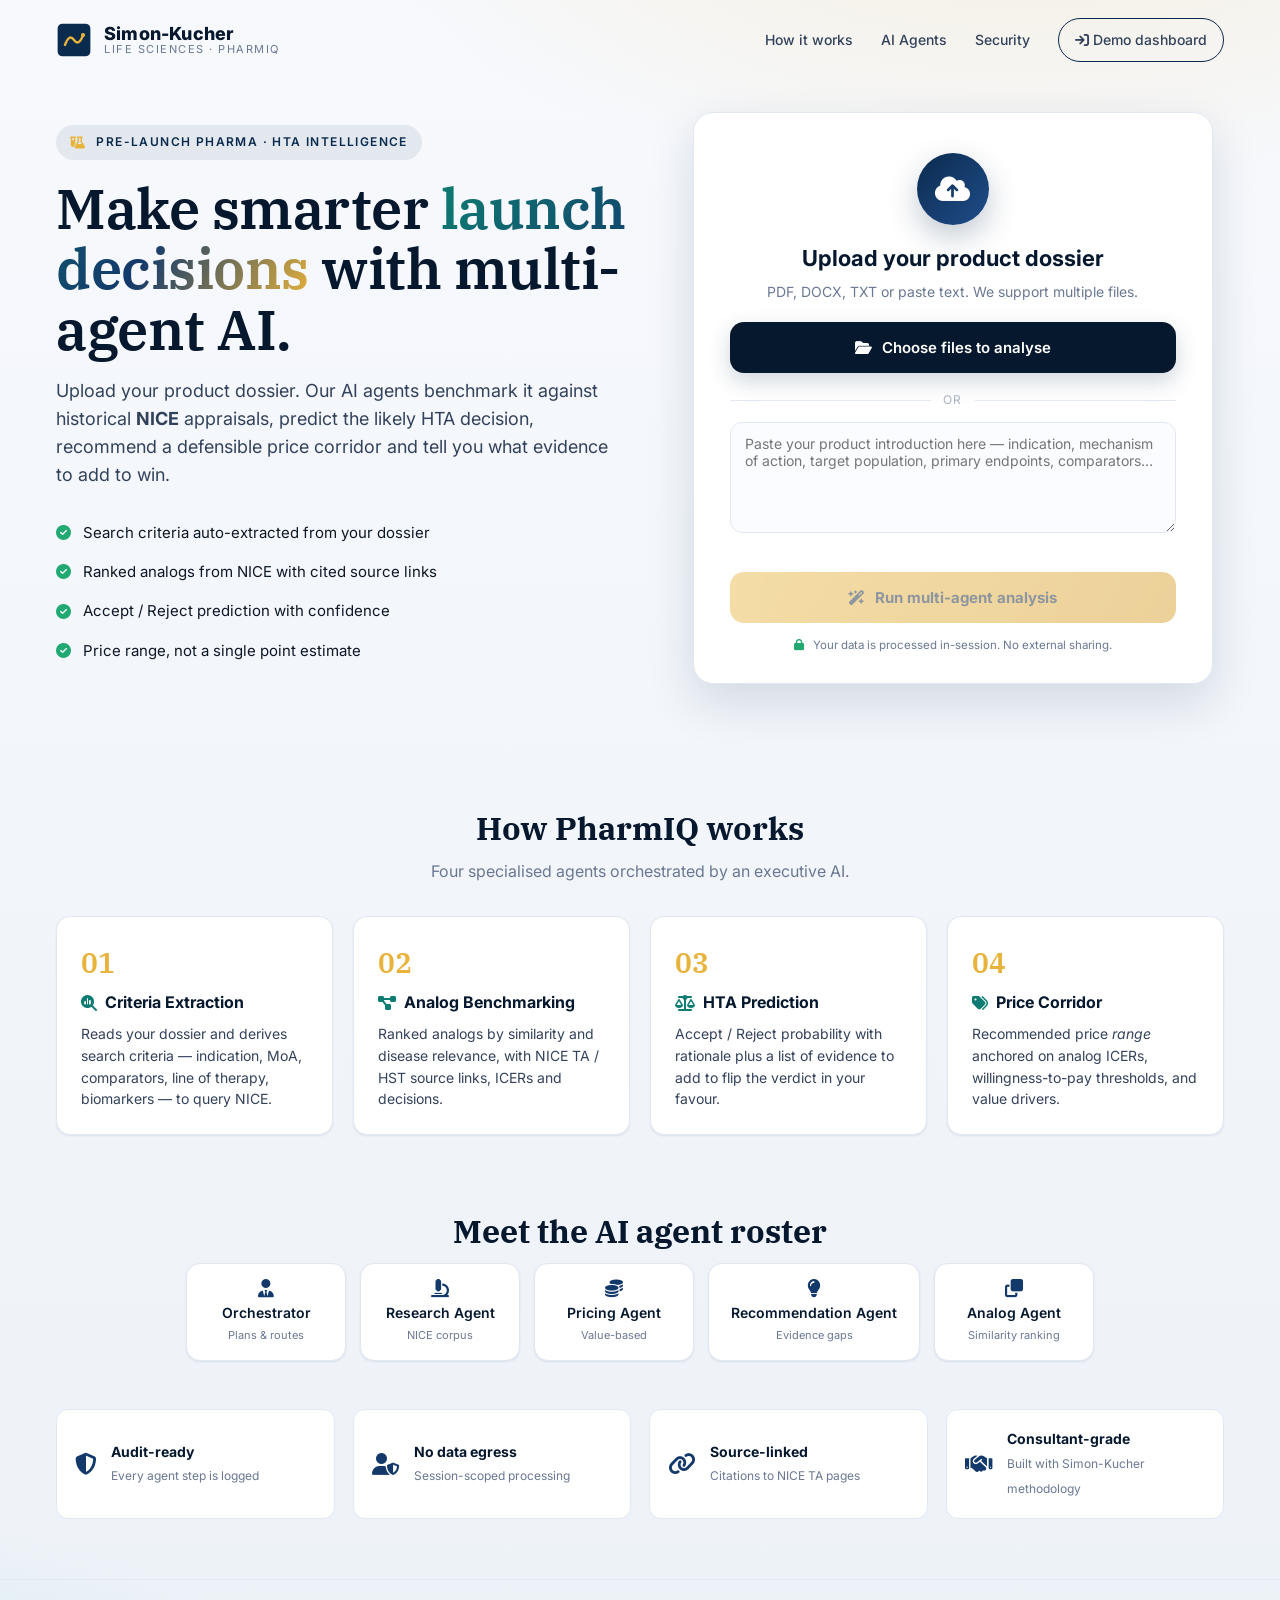
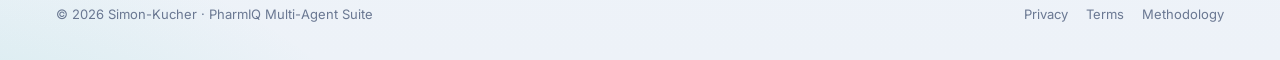
<file: index.html>
<!DOCTYPE html>
<html lang="en">
<head>
  <meta charset="UTF-8" />
  <meta name="viewport" content="width=device-width, initial-scale=1.0" />
  <title>PharmIQ — AI Research & Pricing Co-Pilot for Pre-Launch Pharma | Simon-Kucher</title>
  <meta name="description" content="Multi-agent AI platform for pre-launch pharmaceutical product research, NICE analog benchmarking, and HTA pricing recommendations." />
  <link rel="stylesheet" href="https://cdn.jsdelivr.net/npm/@fortawesome/fontawesome-free@6.4.0/css/all.min.css" />
  <link href="https://fonts.googleapis.com/css2?family=Inter:wght@300;400;500;600;700;800&family=IBM+Plex+Serif:wght@400;500;600&display=swap" rel="stylesheet" />
  <link rel="stylesheet" href="css/style.css" />
</head>
<body class="upload-page">

  <!-- ============ TOP NAV ============ -->
  <header class="topnav">
    <div class="brand">
      <div class="sk-logo" aria-label="Simon-Kucher logo">
        <svg viewBox="0 0 44 44" width="36" height="36" aria-hidden="true">
          <rect x="2" y="2" width="40" height="40" rx="6" fill="#0B2B4E"/>
          <path d="M11 28 Q 16 14, 22 22 T 33 16" stroke="#E8B33B" stroke-width="3" fill="none" stroke-linecap="round"/>
          <circle cx="33" cy="16" r="2.6" fill="#E8B33B"/>
        </svg>
        <div class="sk-text">
          <span class="sk-name">Simon-Kucher</span>
          <span class="sk-sub">Life Sciences · PharmIQ</span>
        </div>
      </div>
    </div>
    <nav class="topnav-links">
      <a href="#how">How it works</a>
      <a href="#agents">AI Agents</a>
      <a href="#security">Security</a>
      <a class="btn-ghost" href="dashboard.html"><i class="fas fa-arrow-right-to-bracket"></i> Demo dashboard</a>
    </nav>
  </header>

  <!-- ============ HERO / UPLOAD ============ -->
  <main class="hero">
    <!-- LEFT EXPLAINER -->
    <aside class="hero-left">
      <span class="eyebrow"><i class="fas fa-flask-vial"></i> Pre-Launch Pharma · HTA Intelligence</span>
      <h1>Make smarter <span class="grad">launch decisions</span> with multi-agent AI.</h1>
      <p class="lede">
        Upload your product dossier. Our AI agents benchmark it against historical
        <strong>NICE</strong> appraisals, predict the likely HTA decision, recommend a
        defensible price corridor and tell you what evidence to add to win.
      </p>

      <ul class="value-list">
        <li><i class="fas fa-circle-check"></i> Search criteria auto-extracted from your dossier</li>
        <li><i class="fas fa-circle-check"></i> Ranked analogs from NICE with cited source links</li>
        <li><i class="fas fa-circle-check"></i> Accept / Reject prediction with confidence</li>
        <li><i class="fas fa-circle-check"></i> Price range, not a single point estimate</li>
      </ul>
    </aside>

    <!-- RIGHT UPLOAD -->
    <section class="hero-right">
      <div class="upload-card" id="uploadCard">
        <div class="upload-pulse" aria-hidden="true"></div>

        <div class="upload-icon">
          <i class="fas fa-cloud-arrow-up"></i>
        </div>
        <h2>Upload your product dossier</h2>
        <p class="upload-sub">PDF, DOCX, TXT or paste text. We support multiple files.</p>

        <button class="upload-btn" id="uploadBtn" type="button">
          <i class="fas fa-folder-open"></i>
          <span>Choose files to analyse</span>
        </button>
        <input type="file" id="fileInput" multiple accept=".pdf,.docx,.txt,.md" hidden />

        <div class="or-divider"><span>or</span></div>

        <textarea id="pasteText" rows="5" placeholder="Paste your product introduction here — indication, mechanism of action, target population, primary endpoints, comparators…"></textarea>

        <div class="file-list" id="fileList" aria-live="polite"></div>

        <button class="cta-analyse" id="analyseBtn" disabled>
          <i class="fas fa-wand-magic-sparkles"></i>
          Run multi-agent analysis
        </button>

        <p class="legal"><i class="fas fa-lock"></i> Your data is processed in-session. No external sharing.</p>
      </div>
    </section>
  </main>

  <!-- ============ HOW IT WORKS ============ -->
  <section class="how" id="how">
    <h3 class="section-title">How PharmIQ works</h3>
    <p class="section-sub">Four specialised agents orchestrated by an executive AI.</p>

    <div class="how-grid">
      <div class="how-card">
        <div class="num">01</div>
        <h4><i class="fas fa-magnifying-glass-chart"></i> Criteria Extraction</h4>
        <p>Reads your dossier and derives search criteria — indication, MoA, comparators, line of therapy, biomarkers — to query NICE.</p>
      </div>
      <div class="how-card">
        <div class="num">02</div>
        <h4><i class="fas fa-diagram-project"></i> Analog Benchmarking</h4>
        <p>Ranked analogs by similarity and disease relevance, with NICE TA / HST source links, ICERs and decisions.</p>
      </div>
      <div class="how-card">
        <div class="num">03</div>
        <h4><i class="fas fa-scale-balanced"></i> HTA Prediction</h4>
        <p>Accept / Reject probability with rationale plus a list of evidence to add to flip the verdict in your favour.</p>
      </div>
      <div class="how-card">
        <div class="num">04</div>
        <h4><i class="fas fa-tags"></i> Price Corridor</h4>
        <p>Recommended price <em>range</em> anchored on analog ICERs, willingness-to-pay thresholds, and value drivers.</p>
      </div>
    </div>
  </section>

  <!-- ============ AGENT ROSTER ============ -->
  <section class="agents" id="agents">
    <h3 class="section-title">Meet the AI agent roster</h3>
    <div class="agent-row">
      <div class="agent-chip"><i class="fas fa-user-tie"></i><span>Orchestrator</span><small>Plans &amp; routes</small></div>
      <div class="agent-chip"><i class="fas fa-microscope"></i><span>Research Agent</span><small>NICE corpus</small></div>
      <div class="agent-chip"><i class="fas fa-coins"></i><span>Pricing Agent</span><small>Value-based</small></div>
      <div class="agent-chip"><i class="fas fa-lightbulb"></i><span>Recommendation Agent</span><small>Evidence gaps</small></div>
      <div class="agent-chip"><i class="fas fa-clone"></i><span>Analog Agent</span><small>Similarity ranking</small></div>
    </div>
  </section>

  <!-- ============ SECURITY STRIP ============ -->
  <section class="security" id="security">
    <div class="sec-item"><i class="fas fa-shield-halved"></i><div><strong>Audit-ready</strong><span>Every agent step is logged</span></div></div>
    <div class="sec-item"><i class="fas fa-user-shield"></i><div><strong>No data egress</strong><span>Session-scoped processing</span></div></div>
    <div class="sec-item"><i class="fas fa-link"></i><div><strong>Source-linked</strong><span>Citations to NICE TA pages</span></div></div>
    <div class="sec-item"><i class="fas fa-handshake"></i><div><strong>Consultant-grade</strong><span>Built with Simon-Kucher methodology</span></div></div>
  </section>

  <footer class="footer">
    <div>© 2026 Simon-Kucher · PharmIQ Multi-Agent Suite</div>
    <div class="foot-links">
      <a href="#">Privacy</a><a href="#">Terms</a><a href="#">Methodology</a>
    </div>
  </footer>

  <!-- Loading overlay -->
  <div class="overlay" id="overlay" aria-hidden="true">
    <div class="overlay-inner">
      <div class="orchestra">
        <div class="agent-orb a1"><i class="fas fa-microscope"></i></div>
        <div class="agent-orb a2"><i class="fas fa-coins"></i></div>
        <div class="agent-orb a3"><i class="fas fa-lightbulb"></i></div>
        <div class="agent-orb a4"><i class="fas fa-clone"></i></div>
        <div class="agent-orb center"><i class="fas fa-user-tie"></i></div>
      </div>
      <h3 id="overlayTitle">Orchestrator is dispatching agents…</h3>
      <p id="overlayStep">Reading your dossier</p>
      <div class="progress"><div class="bar" id="overlayBar"></div></div>
    </div>
  </div>

  <!-- Insufficient-input notice (shown when SufficiencyAgent returns ok:false) -->
  <div class="overlay notice" id="noticeOverlay" aria-hidden="true">
    <div class="notice-card" role="dialog" aria-labelledby="noticeTitle">
      <div class="notice-head">
        <div class="notice-icon"><i class="fas fa-circle-exclamation"></i></div>
        <div>
          <h3 id="noticeTitle">More information needed before analysis</h3>
          <p id="noticeSub">The Sufficiency Agent reviewed your upload and could not start the multi-agent analysis. Please add the missing information below and try again.</p>
        </div>
        <button class="notice-close" id="noticeClose" aria-label="Close"><i class="fas fa-xmark"></i></button>
      </div>

      <div class="notice-body">
        <div class="notice-summary" id="noticeSummary"></div>

        <h4 class="notice-section-title"><i class="fas fa-octagon-exclamation"></i> Required — please add</h4>
        <ul class="notice-list missing" id="noticeMissing"></ul>

        <h4 class="notice-section-title soft"><i class="fas fa-circle-info"></i> Recommended — improves analysis quality</h4>
        <ul class="notice-list warnings" id="noticeWarnings"></ul>
      </div>

      <div class="notice-foot">
        <button class="notice-btn ghost" id="noticeDismiss"><i class="fas fa-arrow-left"></i> Back to upload</button>
        <button class="notice-btn primary" id="noticeForce"><i class="fas fa-bolt"></i> Run anyway with assumptions</button>
      </div>
    </div>
  </div>

  <script src="js/agents.js"></script>
  <script src="js/upload.js"></script>
</body>
</html>
</file>
<file: css/style.css>
/* ========== Design Tokens (Simon-Kucher inspired med-tech) ========== */
:root{
  --navy-900:#06182E;
  --navy-800:#0B2B4E;
  --navy-700:#13396B;
  --navy-600:#1F4D8A;
  --gold:#E8B33B;
  --gold-soft:#F5D684;
  --teal:#1FB6A8;
  --teal-deep:#0E7C72;
  --crimson:#D8455A;
  --amber:#F0A93B;
  --green:#21A971;
  --ink-900:#0E1726;
  --ink-700:#33425B;
  --ink-500:#6A7892;
  --ink-300:#A9B3C5;
  --line:#E2E8F2;
  --line-soft:#EEF2F8;
  --bg:#F5F7FB;
  --bg-2:#EEF2F8;
  --white:#FFFFFF;
  --shadow-sm:0 1px 2px rgba(11,43,78,.06), 0 1px 3px rgba(11,43,78,.04);
  --shadow-md:0 4px 18px rgba(11,43,78,.08);
  --shadow-lg:0 18px 48px rgba(11,43,78,.14);
  --radius:14px;
  --radius-sm:10px;
  --radius-lg:20px;
  --grad-hero: radial-gradient(1200px 600px at 80% -10%, rgba(232,179,59,.18), transparent 60%),
               radial-gradient(900px 500px at -10% 110%, rgba(31,182,168,.18), transparent 60%),
               linear-gradient(180deg, #F7F9FD 0%, #EDF2F8 100%);
}

*{box-sizing:border-box}
html,body{margin:0;padding:0}
body{
  font-family:'Inter', system-ui, -apple-system, Segoe UI, Roboto, sans-serif;
  color:var(--ink-900);
  background:var(--bg);
  -webkit-font-smoothing:antialiased;
  line-height:1.55;
}
a{color:inherit;text-decoration:none}
button{font-family:inherit;cursor:pointer}

/* ========================= UPLOAD PAGE ========================= */
.upload-page{background:var(--grad-hero); min-height:100vh}

.topnav{
  display:flex; align-items:center; justify-content:space-between;
  padding:18px 56px; max-width:1440px; margin:0 auto;
}
.brand .sk-logo{display:flex; align-items:center; gap:12px}
.sk-text{display:flex; flex-direction:column; line-height:1.05}
.sk-name{font-weight:800; font-size:18px; color:var(--navy-900); letter-spacing:.2px}
.sk-sub{font-size:11px; color:var(--ink-500); letter-spacing:1.5px; text-transform:uppercase}
.topnav-links{display:flex; align-items:center; gap:28px}
.topnav-links a{font-size:14px; color:var(--ink-700); font-weight:500}
.topnav-links a:hover{color:var(--navy-800)}
.btn-ghost{
  border:1px solid var(--navy-800); padding:10px 16px; border-radius:999px;
  font-size:13px; font-weight:600; color:var(--navy-800);
  transition:.2s;
}
.btn-ghost:hover{background:var(--navy-800); color:#fff}

/* HERO */
.hero{
  display:grid; grid-template-columns: 1.05fr 1fr;
  gap:56px; max-width:1440px; margin:0 auto;
  padding:32px 56px 80px;
  align-items:center;
}
.eyebrow{
  display:inline-flex; align-items:center; gap:10px;
  background:rgba(11,43,78,.08); color:var(--navy-800);
  font-size:12px; font-weight:600; letter-spacing:1.4px;
  padding:8px 14px; border-radius:999px; text-transform:uppercase;
}
.eyebrow i{color:var(--gold)}
.hero-left h1{
  font-family:'IBM Plex Serif', serif; font-weight:600;
  font-size:56px; line-height:1.08; margin:18px 0 18px;
  color:var(--navy-900); letter-spacing:-.5px;
}
.grad{
  background:linear-gradient(120deg, var(--teal-deep), var(--navy-700) 60%, var(--gold));
  -webkit-background-clip:text; background-clip:text; color:transparent;
}
.lede{font-size:18px; color:var(--ink-700); max-width:560px}
.value-list{list-style:none; margin:24px 0 0; padding:0}
.value-list li{
  display:flex; align-items:center; gap:12px; padding:8px 0;
  font-size:15px; color:var(--ink-900);
}
.value-list i{color:var(--green)}

/* Upload card */
.hero-right{display:flex; justify-content:center}
.upload-card{
  position:relative; width:100%; max-width:520px;
  background:#fff; border-radius:var(--radius-lg);
  padding:40px 36px 28px; box-shadow:var(--shadow-lg);
  text-align:center; overflow:hidden;
  border:1px solid var(--line);
}
.upload-pulse{
  position:absolute; inset:auto -40% -60% -40%; height:280px;
  background:radial-gradient(closest-side, rgba(31,182,168,.20), transparent 70%);
  filter:blur(10px); pointer-events:none;
}
.upload-icon{
  width:72px; height:72px; margin:0 auto 16px;
  border-radius:50%; display:grid; place-items:center;
  background:linear-gradient(135deg, var(--navy-800), var(--navy-600));
  color:#fff; font-size:28px;
  box-shadow:0 12px 30px rgba(11,43,78,.25);
}
.upload-card h2{margin:0 0 6px; font-size:22px; color:var(--navy-900)}
.upload-sub{margin:0 0 20px; color:var(--ink-500); font-size:14px}

.upload-btn{
  width:100%; border:0; border-radius:14px; padding:16px;
  background:var(--navy-900); color:#fff; font-weight:600; font-size:15px;
  display:inline-flex; align-items:center; justify-content:center; gap:10px;
  transition:.2s; box-shadow:0 8px 22px rgba(11,43,78,.2);
}
.upload-btn:hover{transform:translateY(-2px); background:var(--navy-700)}

.or-divider{
  display:flex; align-items:center; gap:12px; color:var(--ink-300);
  margin:18px 0 12px; font-size:12px; letter-spacing:1.5px; text-transform:uppercase;
}
.or-divider::before,.or-divider::after{
  content:""; height:1px; background:var(--line); flex:1;
}
#pasteText{
  width:100%; resize:vertical; padding:12px 14px;
  border:1px solid var(--line); border-radius:12px; font-family:inherit;
  font-size:14px; color:var(--ink-900); background:#FAFCFF;
  transition:.2s; outline:none;
}
#pasteText:focus{border-color:var(--navy-600); box-shadow:0 0 0 4px rgba(31,77,138,.12)}

.file-list{margin:14px 0 0; text-align:left}
.file-pill{
  display:flex; align-items:center; gap:10px;
  background:var(--bg-2); padding:8px 12px; border-radius:10px;
  font-size:13px; margin-bottom:6px; color:var(--ink-700);
}
.file-pill i{color:var(--teal-deep)}
.file-pill .rm{margin-left:auto; cursor:pointer; color:var(--ink-300)}
.file-pill .rm:hover{color:var(--crimson)}

.cta-analyse{
  width:100%; margin-top:18px; border:0; border-radius:14px; padding:16px;
  background:linear-gradient(120deg, var(--gold), #D69A20);
  color:var(--navy-900); font-weight:700; font-size:15px;
  display:inline-flex; align-items:center; justify-content:center; gap:10px;
  box-shadow:0 14px 28px rgba(232,179,59,.35); transition:.2s;
}
.cta-analyse:disabled{opacity:.45; cursor:not-allowed; box-shadow:none}
.cta-analyse:not(:disabled):hover{transform:translateY(-2px)}

.legal{font-size:11.5px; color:var(--ink-500); margin:14px 0 0}
.legal i{color:var(--green); margin-right:6px}

/* HOW IT WORKS */
.how{max-width:1440px; margin:0 auto; padding:40px 56px}
.section-title{
  font-family:'IBM Plex Serif', serif; font-size:32px;
  color:var(--navy-900); margin:0 0 6px; text-align:center;
}
.section-sub{text-align:center; color:var(--ink-500); margin:0 0 32px}
.how-grid{
  display:grid; grid-template-columns:repeat(4,1fr); gap:20px;
}
.how-card{
  background:#fff; border-radius:var(--radius); padding:24px;
  border:1px solid var(--line); box-shadow:var(--shadow-sm);
  transition:.25s;
}
.how-card:hover{transform:translateY(-4px); box-shadow:var(--shadow-md); border-color:#D5DEEC}
.how-card .num{
  font-family:'IBM Plex Serif', serif; font-size:28px;
  color:var(--gold); font-weight:600;
}
.how-card h4{margin:6px 0 8px; font-size:16px; color:var(--navy-900); display:flex; align-items:center; gap:8px}
.how-card h4 i{color:var(--teal-deep)}
.how-card p{margin:0; font-size:14px; color:var(--ink-700)}

/* AGENTS */
.agents{max-width:1440px; margin:0 auto; padding:32px 56px 8px}
.agent-row{
  display:flex; gap:14px; flex-wrap:wrap; justify-content:center;
}
.agent-chip{
  display:flex; flex-direction:column; align-items:center; gap:4px;
  background:#fff; border:1px solid var(--line); border-radius:14px;
  padding:16px 22px; min-width:160px; box-shadow:var(--shadow-sm);
}
.agent-chip i{color:var(--navy-700); font-size:18px}
.agent-chip span{font-weight:600; color:var(--navy-900); font-size:14px}
.agent-chip small{color:var(--ink-500); font-size:11px}

/* SECURITY */
.security{
  max-width:1440px; margin:0 auto; padding:40px 56px;
  display:grid; grid-template-columns:repeat(4,1fr); gap:18px;
}
.sec-item{
  display:flex; align-items:center; gap:14px;
  background:#fff; border:1px solid var(--line); border-radius:12px;
  padding:18px;
}
.sec-item i{font-size:22px; color:var(--navy-700)}
.sec-item strong{display:block; font-size:14px; color:var(--navy-900)}
.sec-item span{font-size:12px; color:var(--ink-500)}

.footer{
  max-width:1440px; margin:0 auto; padding:24px 56px 36px;
  display:flex; justify-content:space-between; align-items:center;
  color:var(--ink-500); font-size:13px;
  border-top:1px solid var(--line); margin-top:20px;
}
.foot-links{display:flex; gap:18px}
.foot-links a:hover{color:var(--navy-800)}

/* OVERLAY */
.overlay{
  position:fixed; inset:0; background:rgba(6,24,46,.65); backdrop-filter:blur(8px);
  display:none; align-items:center; justify-content:center; z-index:50;
}
.overlay.show{display:flex}
.overlay-inner{
  background:#fff; border-radius:18px; padding:36px 40px;
  width:min(520px, 92vw); text-align:center; box-shadow:var(--shadow-lg);
}
.orchestra{
  position:relative; width:220px; height:220px; margin:0 auto 14px;
}
.agent-orb{
  position:absolute; width:48px; height:48px; border-radius:50%;
  background:#fff; border:1px solid var(--line); display:grid; place-items:center;
  color:var(--navy-700); box-shadow:var(--shadow-sm);
  animation:floaty 2.6s ease-in-out infinite;
}
.agent-orb.center{
  left:50%; top:50%; transform:translate(-50%,-50%);
  width:64px; height:64px; background:var(--navy-900); color:#fff;
  box-shadow:0 14px 30px rgba(11,43,78,.35);
}
.agent-orb.a1{ left:8%; top:14%; animation-delay:0s}
.agent-orb.a2{ right:8%; top:14%; animation-delay:.4s}
.agent-orb.a3{ left:8%; bottom:14%; animation-delay:.8s}
.agent-orb.a4{ right:8%; bottom:14%; animation-delay:1.2s}
@keyframes floaty{
  0%,100%{transform:translateY(0)}
  50%{transform:translateY(-10px)}
}
.overlay-inner h3{margin:6px 0 4px; color:var(--navy-900)}
.overlay-inner p{color:var(--ink-500); margin:0 0 18px; font-size:14px}
.progress{height:6px; background:var(--line-soft); border-radius:6px; overflow:hidden}
.progress .bar{
  height:100%; width:0%;
  background:linear-gradient(90deg, var(--teal), var(--gold));
  transition:width .4s;
}

/* ============ Insufficient-input notice modal ============ */
.overlay.notice{display:none}
.overlay.notice.show{display:flex}

.notice-card{
  background:#fff; border-radius:18px; width:min(680px, 94vw);
  max-height:88vh; overflow:hidden; display:flex; flex-direction:column;
  box-shadow:var(--shadow-lg);
  border:1px solid var(--line);
}
.notice-head{
  display:flex; align-items:flex-start; gap:14px;
  padding:22px 24px 14px; border-bottom:1px solid var(--line-soft);
  background:linear-gradient(180deg, #FFF8E8, #FFFCF2);
}
.notice-icon{
  width:44px; height:44px; flex:0 0 auto; border-radius:50%;
  background:linear-gradient(135deg, #F0A93B, #E8B33B);
  color:#fff; display:grid; place-items:center; font-size:20px;
  box-shadow:0 8px 18px rgba(232,179,59,.35);
}
.notice-head h3{margin:0; font-family:'IBM Plex Serif', serif; font-size:20px; color:var(--navy-900)}
.notice-head p{margin:4px 0 0; font-size:13.5px; color:var(--ink-700)}
.notice-close{
  margin-left:auto; border:0; background:transparent; color:var(--ink-500);
  width:32px; height:32px; border-radius:8px; cursor:pointer; font-size:16px;
}
.notice-close:hover{background:var(--bg-2); color:var(--navy-800)}

.notice-body{
  padding:18px 24px; overflow-y:auto; flex:1;
}
.notice-summary{
  display:grid; grid-template-columns:repeat(4, 1fr); gap:10px;
  background:var(--bg-2); border:1px solid var(--line-soft);
  border-radius:12px; padding:12px 14px; margin-bottom:14px;
}
.notice-summary .ns-item{display:flex; flex-direction:column; gap:2px}
.notice-summary .ns-label{font-size:10.5px; letter-spacing:1px; text-transform:uppercase; color:var(--ink-500); font-weight:600}
.notice-summary .ns-val{font-size:14px; font-weight:600; color:var(--navy-900); line-height:1.3}
.notice-summary .ns-val.muted{color:var(--ink-500); font-weight:500}

.notice-section-title{
  margin:14px 0 8px; font-size:12px; letter-spacing:1.4px; text-transform:uppercase;
  color:var(--crimson); display:flex; align-items:center; gap:8px; font-weight:700;
}
.notice-section-title.soft{color:var(--ink-500)}
.notice-section-title i{font-size:14px}

.notice-list{list-style:none; padding:0; margin:0; display:flex; flex-direction:column; gap:10px}
.notice-list li{
  border:1px solid var(--line); border-radius:10px; padding:12px 14px;
  background:#FAFCFE;
}
.notice-list.missing li{border-left:3px solid var(--crimson); background:#FFF5F6}
.notice-list.warnings li{border-left:3px solid var(--amber); background:#FFFAF0}
.notice-list .nl-field{font-weight:700; color:var(--navy-900); font-size:13.5px; margin-bottom:2px}
.notice-list .nl-why{font-size:13px; color:var(--ink-700); line-height:1.45}
.notice-list .nl-example{
  margin-top:6px; padding:8px 10px; border-radius:8px;
  background:rgba(11,43,78,.06); color:var(--navy-900); font-size:12.5px;
  display:flex; gap:8px; align-items:flex-start;
}
.notice-list .nl-example i{color:var(--gold); margin-top:2px}

.notice-foot{
  display:flex; justify-content:flex-end; gap:10px;
  padding:14px 24px; border-top:1px solid var(--line-soft); background:#fff;
}
.notice-btn{
  border:0; padding:11px 16px; border-radius:10px; font-weight:600; font-size:13px;
  display:inline-flex; align-items:center; gap:8px; cursor:pointer; transition:.15s;
  font-family:inherit;
}
.notice-btn.ghost{background:#fff; border:1px solid var(--line); color:var(--ink-700)}
.notice-btn.ghost:hover{border-color:var(--navy-700); color:var(--navy-900)}
.notice-btn.primary{background:var(--navy-900); color:#fff; box-shadow:0 8px 18px rgba(11,43,78,.2)}
.notice-btn.primary:hover{background:var(--navy-700); transform:translateY(-1px)}

@media (max-width: 600px){
  .notice-summary{grid-template-columns:1fr 1fr}
  .notice-foot{flex-direction:column-reverse}
  .notice-btn{width:100%; justify-content:center}
}

/* Responsive (upload page) */
@media (max-width: 980px){
  .hero{grid-template-columns:1fr; padding:24px 24px 60px; gap:30px}
  .hero-left h1{font-size:40px}
  .topnav{padding:16px 24px}
  .how, .agents, .security{padding-left:24px; padding-right:24px}
  .how-grid{grid-template-columns:1fr 1fr}
  .security{grid-template-columns:1fr 1fr}
  .footer{padding:24px}
}
@media (max-width: 600px){
  .how-grid{grid-template-columns:1fr}
  .security{grid-template-columns:1fr}
  .topnav-links a:not(.btn-ghost){display:none}
}
</file>
